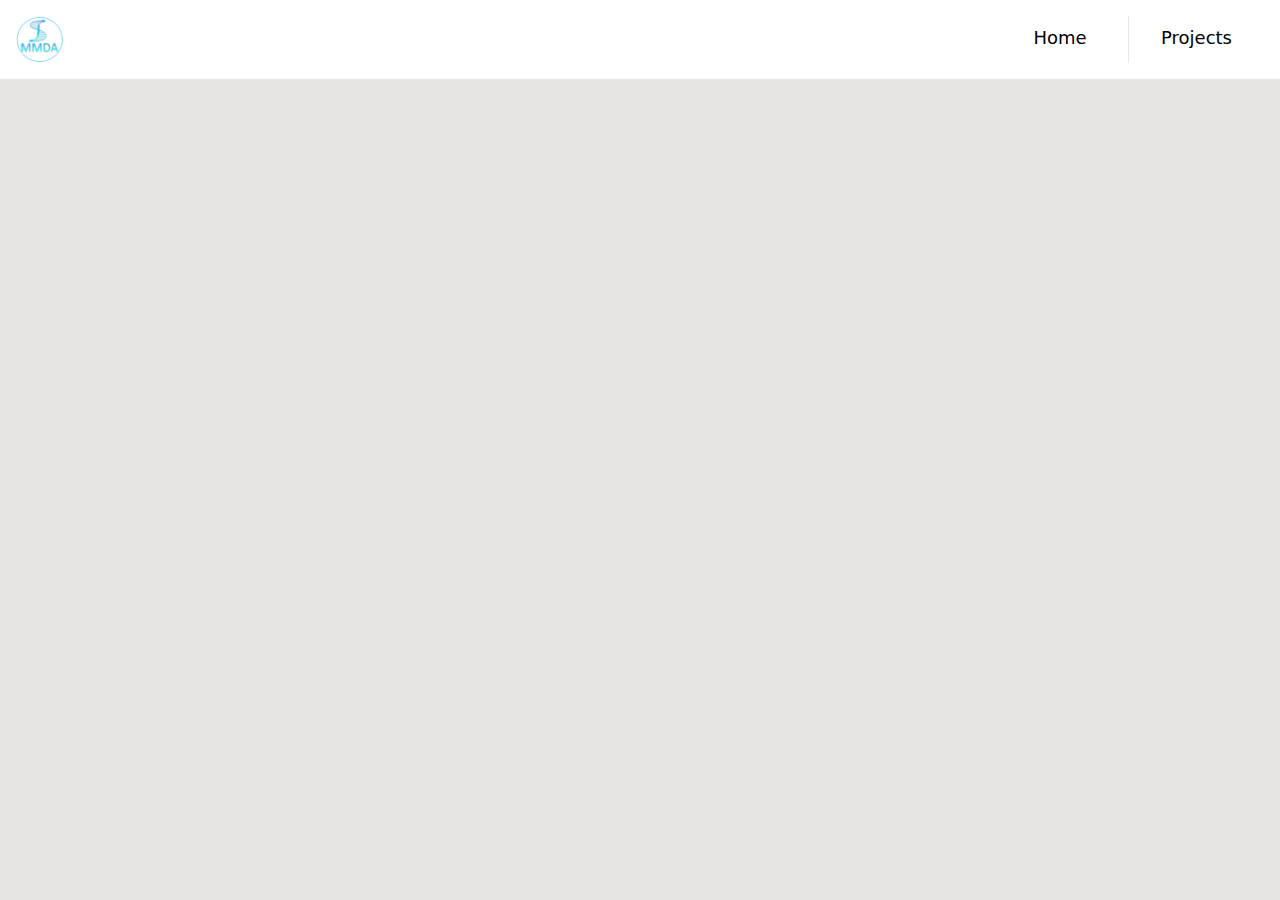
<file: portal_generated_wo_products/Index.html>
﻿<!DOCTYPE html><html><head><title>Home</title><meta charset=utf-8><meta name=viewport content="width=device-width, initial-scale=1.0"><link rel=icon href=https://mmda.ipt.kpi.ua/wp-content/uploads/2021/02/cropped-logo_new5-2-32x32.jpg sizes=32x32><link href=css/app.css rel=stylesheet><link rel=stylesheet href=https://cdnjs.cloudflare.com/ajax/libs/font-awesome/6.6.0/css/all.min.css integrity="sha512-Kc323vGBEqzTmouAECnVceyQqyqdsSiqLQISBL29aUW4U/M7pSPA/gEUZQqv1cwx4OnYxTxve5UMg5GT6L4JJg==" crossorigin=anonymous referrerpolicy=no-referrer><body class=bg-stone-200><header class="w-full bg-white"><div class="max-w-7xl w-full mx-auto flex flex-row p-4"><a href="https://mmda.ipt.kpi.ua/en/"> <img src=images/mmda.png alt="MMDA logo" class=w-12> </a><div class=grow></div><div class="grid grid-cols-2 divide-x"><a class="text-lg text-center align-middle px-8 py-2 cursor-pointer" href="https://mmda.ipt.kpi.ua/en/projects/">Home</a><div class="relative group text-lg text-center align-middle px-8 py-2 cursor-pointer">Projects<div class="absolute hidden group-hover:block bg-white shadow-lg mt-2 left-0 w-full"><a href=MON.html class="block p-4 text-md text-gray-700 hover:bg-gray-200">MON</a></div></div></div></div></header>
</file>
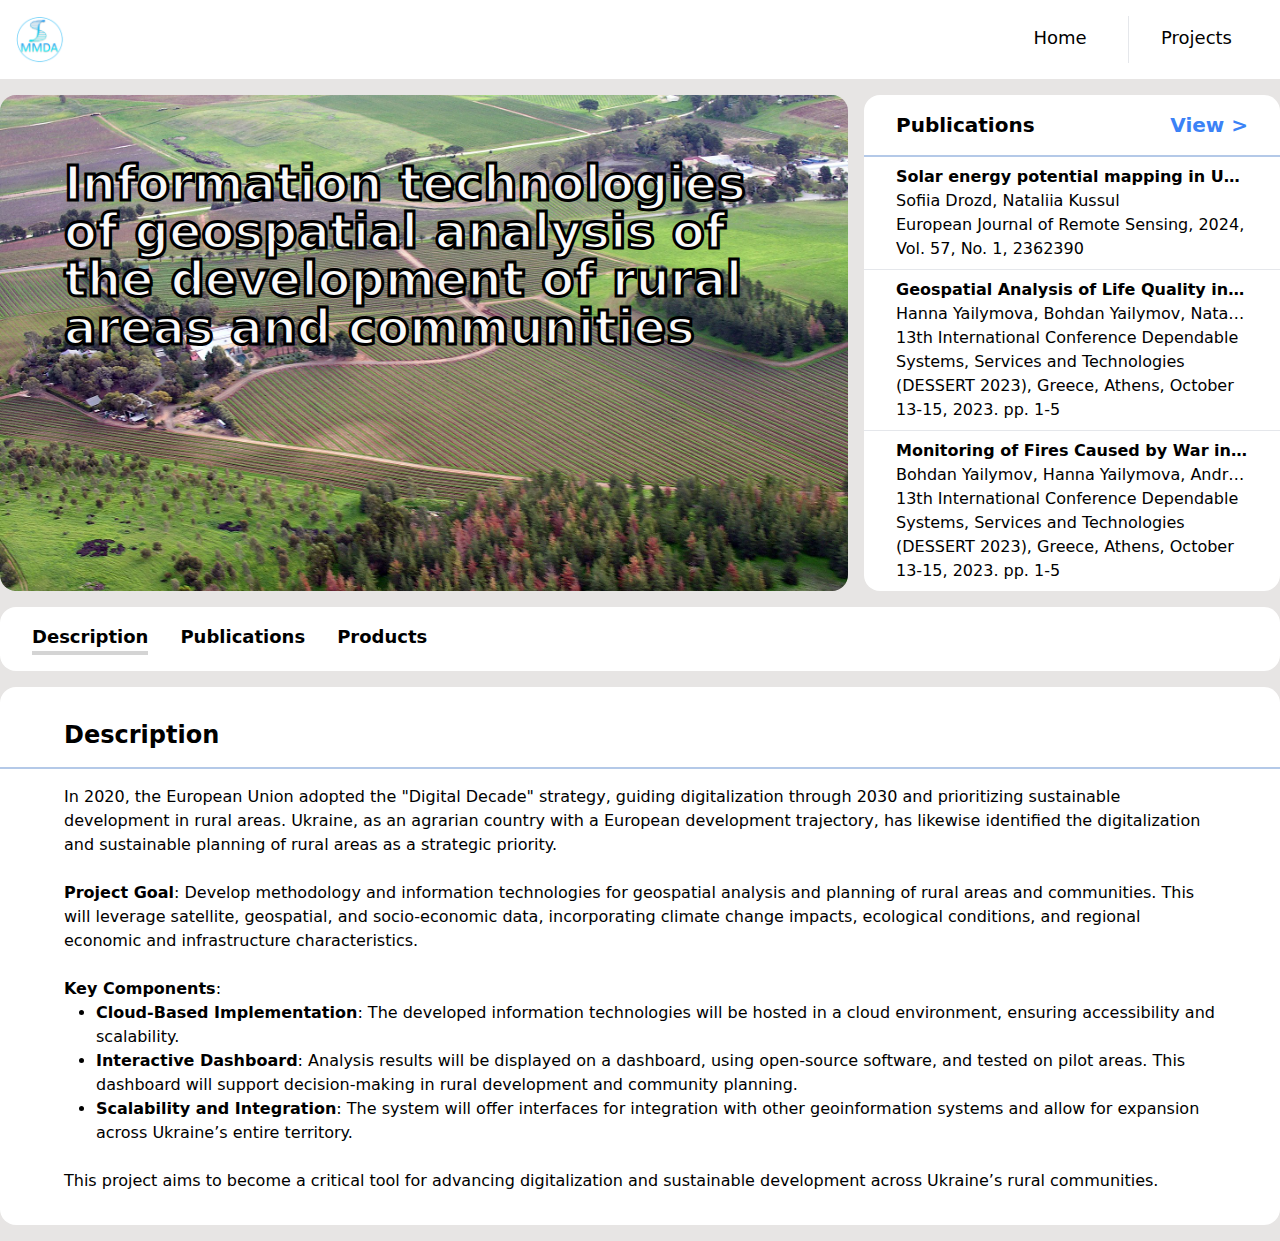
<file: portal_generated_wo_products/MON.html>
﻿<!DOCTYPE html><html><head><title>MON</title><meta charset=utf-8><meta name=viewport content="width=device-width, initial-scale=1.0"><link rel=icon href=https://mmda.ipt.kpi.ua/wp-content/uploads/2021/02/cropped-logo_new5-2-32x32.jpg sizes=32x32><link href=css/app.css rel=stylesheet><link rel=stylesheet href=https://cdnjs.cloudflare.com/ajax/libs/font-awesome/6.6.0/css/all.min.css integrity="sha512-Kc323vGBEqzTmouAECnVceyQqyqdsSiqLQISBL29aUW4U/M7pSPA/gEUZQqv1cwx4OnYxTxve5UMg5GT6L4JJg==" crossorigin=anonymous referrerpolicy=no-referrer><body class=bg-stone-200><header class="w-full bg-white"><div class="max-w-7xl w-full mx-auto flex flex-row p-4"><a href="https://mmda.ipt.kpi.ua/en/"> <img src=images/mmda.png alt="MMDA logo" class=w-12> </a><div class=grow></div><div class="grid grid-cols-2 divide-x"><a class="text-lg text-center align-middle px-8 py-2 cursor-pointer" href="https://mmda.ipt.kpi.ua/en/projects/">Home</a><div class="relative group text-lg text-center align-middle px-8 py-2 cursor-pointer">Projects<div class="absolute hidden group-hover:block bg-white shadow-lg mt-2 left-0 w-full"><a href=MON.html class="block p-4 text-md text-gray-700 hover:bg-gray-200">MON</a></div></div></div></div></header><div class="max-w-7xl mx-auto my-4 space-y-4"><div class="grid grid-cols-3 gap-4"><div class="col-span-2 w-full rounded-2xl bg-cover bg-center" style="background-image:url('images/sample_background.jpg')"><div class="p-16 space-y-2"><div class="text-5xl font-bold text-neutral-50" style="-webkit-text-stroke:3px black">Information technologies of geospatial analysis of the development of rural areas and communities</div></div></div><div class="w-full rounded-2xl bg-white"><div class="grid grid-cols-2 border-b-2 border-[#B4C9E8]"><div class="text-xl font-semibold px-8 py-4">Publications</div><div class="text-xl font-semibold px-8 py-4 text-blue-500 text-end cursor-pointer" onclick="switch_tab('trigger-tab-publications')">View&nbsp;&gt;</div></div><div class="flex flex-col"><a class="ms-8 pe-8 my-2" href=https://doi.org/10.1080/22797254.2024.2362390 title="Solar energy potential mapping in Ukraine through integration of GIS, remote sensing, and fuzzy logic"><p class="font-semibold truncate">Solar energy potential mapping in Ukraine through integration of GIS, remote sensing, and fuzzy logic<p class=truncate>Sofiia Drozd, Nataliia Kussul<p>European Journal of Remote Sensing, 2024, Vol. 57, No. 1, 2362390</p></a><hr><a class="ms-8 pe-8 my-2" href=https://doi.org/10.1109/DESSERT61349.2023.10416517 title="Geospatial Analysis of Life Quality in Ukrainian Rural Areas"><p class="font-semibold truncate">Geospatial Analysis of Life Quality in Ukrainian Rural Areas<p class=truncate>Hanna Yailymova, Bohdan Yailymov, Nataliia Kussul, Andrii Shelestov<p>13th International Conference Dependable Systems, Services and Technologies (DESSERT 2023), Greece, Athens, October 13-15, 2023. pp. 1-5</p></a><hr><a class="ms-8 pe-8 my-2" href=https://doi.org/10.1109/DESSERT61349.2023.10416520 title="Monitoring of Fires Caused by War in Ukraine Based on Satellite Data"><p class="font-semibold truncate">Monitoring of Fires Caused by War in Ukraine Based on Satellite Data<p class=truncate>Bohdan Yailymov, Hanna Yailymova, Andrii Shelestov, Leonid Shumilo<p>13th International Conference Dependable Systems, Services and Technologies (DESSERT 2023), Greece, Athens, October 13-15, 2023. pp. 1-5</p></a></div></div></div><div class="bg-white rounded-2xl flex flex-row px-8 py-4 space-x-8"><div id=trigger-tab-description onclick="switch_tab('trigger-tab-description')" class="text-lg text-center font-bold cursor-pointer border-b-4 border-neutral-300">Description</div><div id=trigger-tab-publications onclick="switch_tab('trigger-tab-publications')" class="text-lg text-center font-bold cursor-pointer">Publications</div><a href=MON/Products.html class="text-lg text-center font-bold cursor-pointer">Products</a></div><div class="w-full rounded-2xl bg-white"><div id=tab-description><div class="ps-16 pe-4 pt-8 pb-4 text-2xl font-semibold border-b-2 border-[#B4C9E8]">Description</div><div class="ps-16 pe-16 py-4 pb-8"><p>In 2020, the European Union adopted the "Digital Decade" strategy, guiding digitalization through 2030 and prioritizing sustainable development in rural areas. Ukraine, as an agrarian country with a European development trajectory, has likewise identified the digitalization and sustainable planning of rural areas as a strategic priority.</p><br><p><b>Project Goal</b>: Develop methodology and information technologies for geospatial analysis and planning of rural areas and communities. This will leverage satellite, geospatial, and socio-economic data, incorporating climate change impacts, ecological conditions, and regional economic and infrastructure characteristics.</p><br> <b>Key Components</b>:<ul class="ps-8 list-disc"><li><b>Cloud-Based Implementation</b>: The developed information technologies will be hosted in a cloud environment, ensuring accessibility and scalability.<li><b>Interactive Dashboard</b>: Analysis results will be displayed on a dashboard, using open-source software, and tested on pilot areas. This dashboard will support decision-making in rural development and community planning.<li><b>Scalability and Integration</b>: The system will offer interfaces for integration with other geoinformation systems and allow for expansion across Ukraine’s entire territory.</ul><br><p>This project aims to become a critical tool for advancing digitalization and sustainable development across Ukraine’s rural communities.</div></div><div id=tab-publications class=hidden><div class="ps-16 pe-4 pt-8 pb-4 text-2xl font-semibold border-b-2 border-[#B4C9E8]">Publications</div><div class="ps-16 pe-16 py-4 pb-8"><ol class=list-decimal><li class="ms-8 pe-8 my-2"><p class=font-semibold>Solar energy potential mapping in Ukraine through integration of GIS, remote sensing, and fuzzy logic<p class=truncate>Sofiia Drozd, Nataliia Kussul<p>European Journal of Remote Sensing, 2024, Vol. 57, No. 1, 2362390</p><a href=https://doi.org/10.1080/22797254.2024.2362390 class="text-blue-600 dark:text-blue-500 hover:underline">https://doi.org/10.1080/22797254.2024.2362390</a><li class="ms-8 pe-8 my-2"><p class=font-semibold>Geospatial Analysis of Life Quality in Ukrainian Rural Areas<p class=truncate>Hanna Yailymova, Bohdan Yailymov, Nataliia Kussul, Andrii Shelestov<p>13th International Conference Dependable Systems, Services and Technologies (DESSERT 2023), Greece, Athens, October 13-15, 2023. pp. 1-5</p><a href=https://doi.org/10.1109/DESSERT61349.2023.10416517 class="text-blue-600 dark:text-blue-500 hover:underline">https://doi.org/10.1109/DESSERT61349.2023.10416517</a><li class="ms-8 pe-8 my-2"><p class=font-semibold>Monitoring of Fires Caused by War in Ukraine Based on Satellite Data<p class=truncate>Bohdan Yailymov, Hanna Yailymova, Andrii Shelestov, Leonid Shumilo<p>13th International Conference Dependable Systems, Services and Technologies (DESSERT 2023), Greece, Athens, October 13-15, 2023. pp. 1-5</p><a href=https://doi.org/10.1109/DESSERT61349.2023.10416520 class="text-blue-600 dark:text-blue-500 hover:underline">https://doi.org/10.1109/DESSERT61349.2023.10416520</a><li class="ms-8 pe-8 my-2"><p class=font-semibold>Google Earth Engine Framework for Satellite Data-Driven Wildfire Monitoring in Ukraine<p class=truncate>Bohdan Yailymov, Andrii Shelestov, Hanna Yailymova, Leonid Shumilo<p>Fire. 2023; 6(11):411</p><a href=https://doi.org/10.3390/fire6110411 class="text-blue-600 dark:text-blue-500 hover:underline">https://doi.org/10.3390/fire6110411</a><li class="ms-8 pe-8 my-2"><p class=font-semibold>Forecasting of Solar Power Plant&#x2019;s Capacity Utilization Factor in Ukraine using Satellite Data and Random Forest Regression<p class=truncate>Drozd Sofiia, Kussul Nataliia<p>International symposium on applied geoinformatics 2024 (ISAG2024), 9-10 May 2024, Wroclaw, Poland, p. 2.</p><a href=https://mmda.ipt.kpi.ua/wp-content/uploads/2024/05/Forecasting-of-Solar-Power-Plants-Capacity-Utilization-Factor-in-Ukraine-using-Satellite-Data-and-Random-Forest-Regression.pdf class="text-blue-600 dark:text-blue-500 hover:underline">https://mmda.ipt.kpi.ua/wp-content/uploads/2024/05/Forecasting-of-Solar-Power-Plants-Capacity-Utilization-Factor-in-Ukraine-using-Satellite-Data-and-Random-Forest-Regression.pdf</a><li class="ms-8 pe-8 my-2"><p class=font-semibold>Graph-Based Modeling of Village Infrastructure Development<p class=truncate>Bohdan Potuzhnyi, Vlada Svirsh, Nataliia Kussul<p>International symposium on applied geoinformatics 2024 (ISAG2024), 9-10 May 2024, Wroclaw, Poland, p. 4.</p><a href=https://mmda.ipt.kpi.ua/wp-content/uploads/2024/05/Graph-Based-Modeling-of-Village-Infrastructure-Development.pdf class="text-blue-600 dark:text-blue-500 hover:underline">https://mmda.ipt.kpi.ua/wp-content/uploads/2024/05/Graph-Based-Modeling-of-Village-Infrastructure-Development.pdf</a><li class="ms-8 pe-8 my-2"><p class=font-semibold>Integrated Geospatial Analysis for Rural Development Metrics<p class=truncate>Vlada Svirsh, Bohdan Potuzhnyi , Nataliia Kussul<p>International symposium on applied geoinformatics 2024 (ISAG2024), 9-10 May 2024, Wroclaw, Poland, p. 29.</p><a href=https://mmda.ipt.kpi.ua/wp-content/uploads/2024/05/Integrated-Geospatial-Analysis-for-Rural-Development-Metrics.pdf class="text-blue-600 dark:text-blue-500 hover:underline">https://mmda.ipt.kpi.ua/wp-content/uploads/2024/05/Integrated-Geospatial-Analysis-for-Rural-Development-Metrics.pdf</a><li class="ms-8 pe-8 my-2"><p class=font-semibold>&#x413;&#x435;&#x43E;&#x43F;&#x440;&#x43E;&#x441;&#x442;&#x43E;&#x440;&#x43E;&#x432;&#x438;&#x439; &#x430;&#x43D;&#x430;&#x43B;&#x456;&#x437; &#x43F;&#x43E;&#x442;&#x435;&#x43D;&#x446;&#x456;&#x430;&#x43B;&#x443; &#x442;&#x435;&#x440;&#x438;&#x442;&#x43E;&#x440;&#x456;&#x439; &#x423;&#x43A;&#x440;&#x430;&#x457;&#x43D;&#x438; &#x434;&#x43B;&#x44F; &#x440;&#x43E;&#x437;&#x43C;&#x456;&#x449;&#x435;&#x43D;&#x43D;&#x44F; &#x441;&#x43E;&#x43D;&#x44F;&#x447;&#x43D;&#x438;&#x445; &#x435;&#x43B;&#x435;&#x43A;&#x442;&#x440;&#x43E;&#x441;&#x442;&#x430;&#x43D;&#x446;&#x456;&#x439; &#x437;&#x430; &#x441;&#x443;&#x43F;&#x443;&#x442;&#x43D;&#x438;&#x43A;&#x43E;&#x432;&#x438;&#x43C;&#x438; &#x434;&#x430;&#x43D;&#x438;&#x43C;&#x438;<p class=truncate>&#x41A;&#x443;&#x441;&#x441;&#x443;&#x43B;&#x44C; &#x41D;.&#x41C;., &#x414;&#x440;&#x43E;&#x437;&#x434; &#x421;.&#x42E;.<p>&#x41A;&#x43E;&#x441;&#x43C;&#x456;&#x447;&#x43D;&#x430; &#x43D;&#x430;&#x443;&#x43A;&#x430; &#x456; &#x442;&#x435;&#x445;&#x43D;&#x43E;&#x43B;&#x43E;&#x433;&#x456;&#x44F;. 2024. &#x422;. 30. &#x2116; 1, pp. 31-43</p><a href=https://doi.org/10.15407/knit2024.01.031 class="text-blue-600 dark:text-blue-500 hover:underline">https://doi.org/10.15407/knit2024.01.031</a><li class="ms-8 pe-8 my-2"><p class=font-semibold>Fusion of very high and moderate spatial resolution satellite data for detection and mapping of damages in agricultural fields<p class=truncate>Nataliia Kussul, Sophia Drozd, Sergii Skakun, Erik Duncan and Inbal Becker-Reshef<p>13th International Conference Dependable Systems, Services and Technologies (DESSERT 2023), Greece, Athens, October 13-15, 2023. pp. 1-7</p><a href=https://doi.org/10.1109/DESSERT61349.2023.10416533 class="text-blue-600 dark:text-blue-500 hover:underline">https://doi.org/10.1109/DESSERT61349.2023.10416533</a><li class="ms-8 pe-8 my-2"><p class=font-semibold>Flooded areas monitoring below the Kakhovka Dam based on machine learning and satellite data<p class=truncate>Bohdan Yailymov, Hanna Yailymova, Nataliia Kussul, Andrii Shelestov<p>2024 IEEE International Geoscience and Remote Sensing Symposium, 7 &#x2013; 12 July, 2024, Athens, Greece, pp. 1486-1489</p><a href=https://doi.org/10.1109/IGARSS53475.2024.10642248 class="text-blue-600 dark:text-blue-500 hover:underline">https://doi.org/10.1109/IGARSS53475.2024.10642248</a><li class="ms-8 pe-8 my-2"><p class=font-semibold>Assessing Ukraine`s solar power potential: a comprehensive analysis using satellite data and fuzzy logic<p class=truncate>Sofiia Drozd, Nataliia Kussul<p>2024 IEEE International Geoscience and Remote Sensing Symposium, 7 &#x2013; 12 July, 2024, Athens, Greece, pp. 3854-3859</p><a href=https://doi.org/10.1109/IGARSS53475.2024.10642285 class="text-blue-600 dark:text-blue-500 hover:underline">https://doi.org/10.1109/IGARSS53475.2024.10642285</a><li class="ms-8 pe-8 my-2"><p class=font-semibold>Assessing damage to agricultural fields from military actions in Ukraine: An integrated approach using statistical indicators and machine learning<p class=truncate>Nataliia Kussul, Sofiia Drozd, Hanna Yailymova, Andrii Shelestov, Guido Lemoine, Klaus Deininger<p>International Journal of Applied Earth Observation and Geoinformation, Dec. 2023, Vol 125, 103562, pp. 1-21</p><a href=https://doi.org/10.1016/j.jag.2023.103562 class="text-blue-600 dark:text-blue-500 hover:underline">https://doi.org/10.1016/j.jag.2023.103562</a></ol></div></div></div></div><script src=js/toggle_tabs.js></script>
</file>
